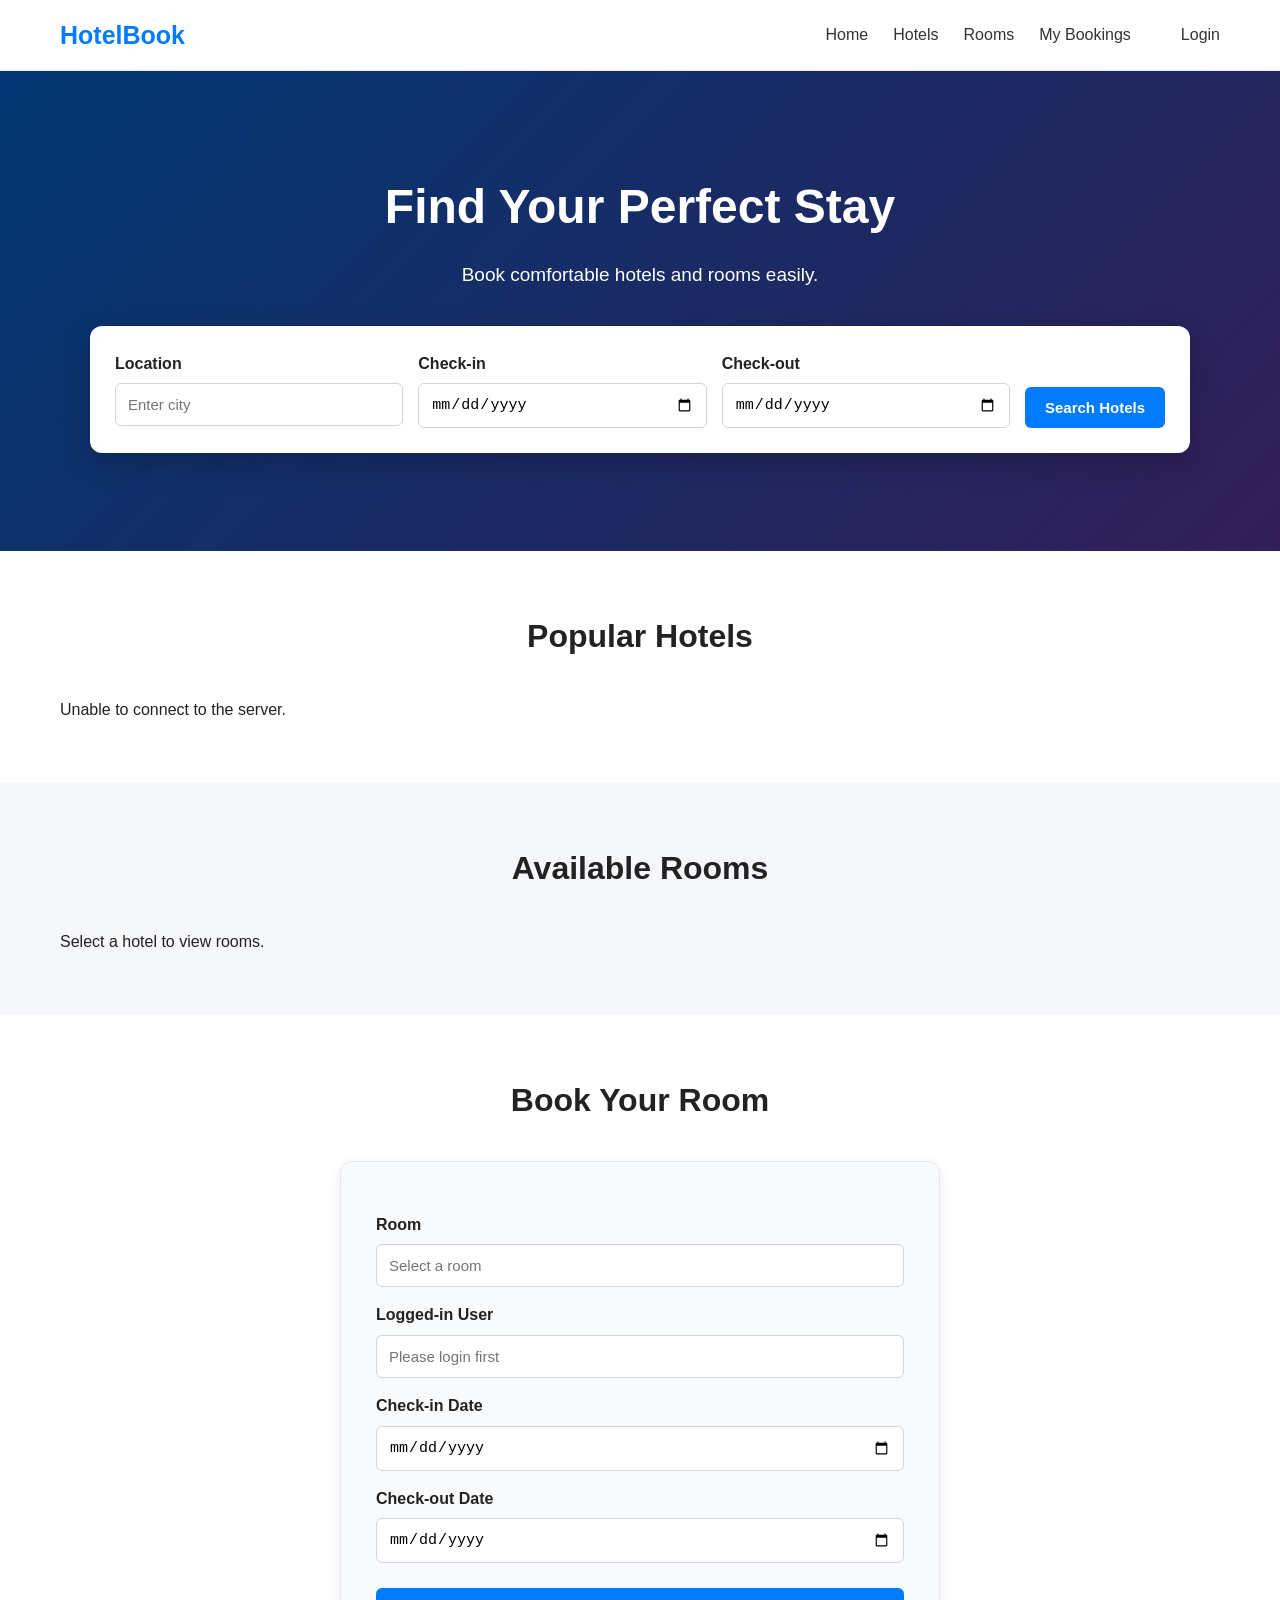
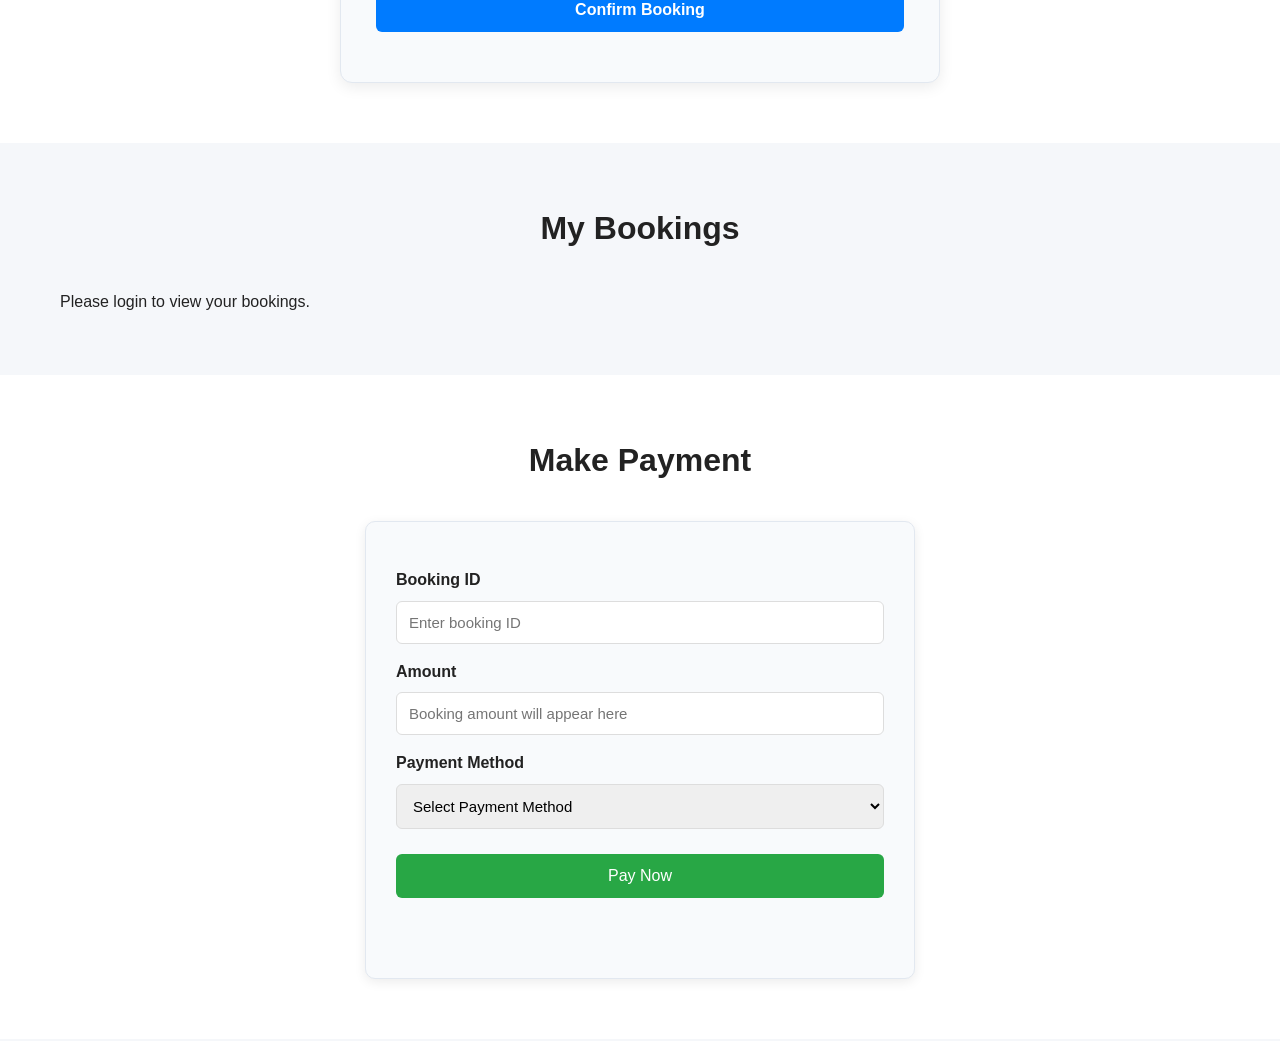
<file: frontend/index.html>
<!DOCTYPE html>
<html lang="en">

<head>

    <meta charset="UTF-8">

    <meta name="viewport"
          content="width=device-width, initial-scale=1.0">

    <title>Hotel Booking System</title>

    <link rel="stylesheet"
          href="css/style.css">

</head>


<body>


<header>

    <div class="logo">
        HotelBook
    </div>


    <a href="#">
        Home
    </a>

    <a href="#hotels">
        Hotels
    </a>

    <a href="#rooms">
        Rooms
    </a>

    <a href="#my-bookings">
        My Bookings
    </a>


    <span id="user-name"></span>


    <a href="login.html"
       id="login-link">
        Login
    </a>


    <a href="#"
       id="logout-link"
       style="display: none;"
       onclick="logoutUser()">
        Logout
    </a>

</header>



<!-- ================================================= -->
<!-- HERO / SEARCH -->
<!-- ================================================= -->

<section class="hero">

    <div class="hero-content">

        <h1>
            Find Your Perfect Stay
        </h1>

        <p>
            Book comfortable hotels and rooms easily.
        </p>


        <div class="search-box">

            <div class="search-item">

                <label>
                    Location
                </label>

                <input
                        type="text"
                        id="location"
                        placeholder="Enter city">

            </div>


            <div class="search-item">

                <label>
                    Check-in
                </label>

                <input
                        type="date"
                        id="check-in">

            </div>


            <div class="search-item">

                <label>
                    Check-out
                </label>

                <input
                        type="date"
                        id="check-out">

            </div>


            <button onclick="searchHotels()">
                Search Hotels
            </button>

        </div>

    </div>

</section>



<!-- ================================================= -->
<!-- HOTELS -->
<!-- ================================================= -->

<section class="hotels"
         id="hotels">

    <h2>
        Popular Hotels
    </h2>


    <div id="hotel-list"
         class="hotel-list">

        <p>
            Loading hotels...
        </p>

    </div>

</section>



<!-- ================================================= -->
<!-- ROOMS -->
<!-- ================================================= -->

<section class="rooms-section"
         id="rooms">

    <h2>
        Available Rooms
    </h2>


    <div id="room-list"
         class="room-list">

        <p>
            Select a hotel to view rooms.
        </p>

    </div>

</section>



<!-- ================================================= -->
<!-- BOOKING -->
<!-- ================================================= -->

<section class="booking-section"
         id="booking">

    <h2>
        Book Your Room
    </h2>


    <div class="booking-form">


        <input
                type="hidden"
                id="selected-room-id">


        <label>
            Room
        </label>

        <input
                type="text"
                id="selected-room"
                readonly
                placeholder="Select a room">



        <label>
            Logged-in User
        </label>

        <input
                type="text"
                id="booking-user-name"
                readonly
                placeholder="Please login first">


        <input
                type="hidden"
                id="booking-user-id">



        <!-- CHECK-IN -->

        <label>
            Check-in Date
        </label>

        <input
                type="date"
                id="booking-check-in"
                required>



        <!-- CHECK-OUT -->

        <label>
            Check-out Date
        </label>

        <input
                type="date"
                id="booking-check-out"
                required>



        <button
                onclick="createBooking()"
                class="confirm-button">

            Confirm Booking

        </button>


        <p id="booking-price"></p>


        <div
                id="booking-confirmation"
                class="booking-confirmation">
        </div>


        <p id="booking-message"></p>

    </div>

</section>



<!-- ================================================= -->
<!-- MY BOOKINGS -->
<!-- ================================================= -->

<section class="my-bookings-section"
         id="my-bookings">

    <h2>
        My Bookings
    </h2>


    <div id="booking-list"
         class="booking-list">

        <p>
            Loading your bookings...
        </p>

    </div>

</section>



<!-- ================================================= -->
<!-- PAYMENT -->
<!-- ================================================= -->

<section class="payment-section"
         id="payment">

    <h2>
        Make Payment
    </h2>


    <div class="payment-form">


        <label>
            Booking ID
        </label>

        <input
                type="number"
                id="payment-booking-id"
                placeholder="Enter booking ID">



        <label>
            Amount
        </label>

        <input
                type="text"
                id="payment-amount"
                readonly
                placeholder="Booking amount will appear here">



        <label>
            Payment Method
        </label>

        <select id="payment-method">

            <option value="">
                Select Payment Method
            </option>

            <option value="UPI">
                UPI
            </option>

            <option value="CARD">
                Credit / Debit Card
            </option>

            <option value="NET_BANKING">
                Net Banking
            </option>

        </select>



        <button
                onclick="makePayment()"
                class="payment-button">

            Pay Now

        </button>


        <div
                id="payment-message"
                class="payment-message">
        </div>

    </div>

</section>



<script src="js/script.js"></script>


</body>

</html>
</file>
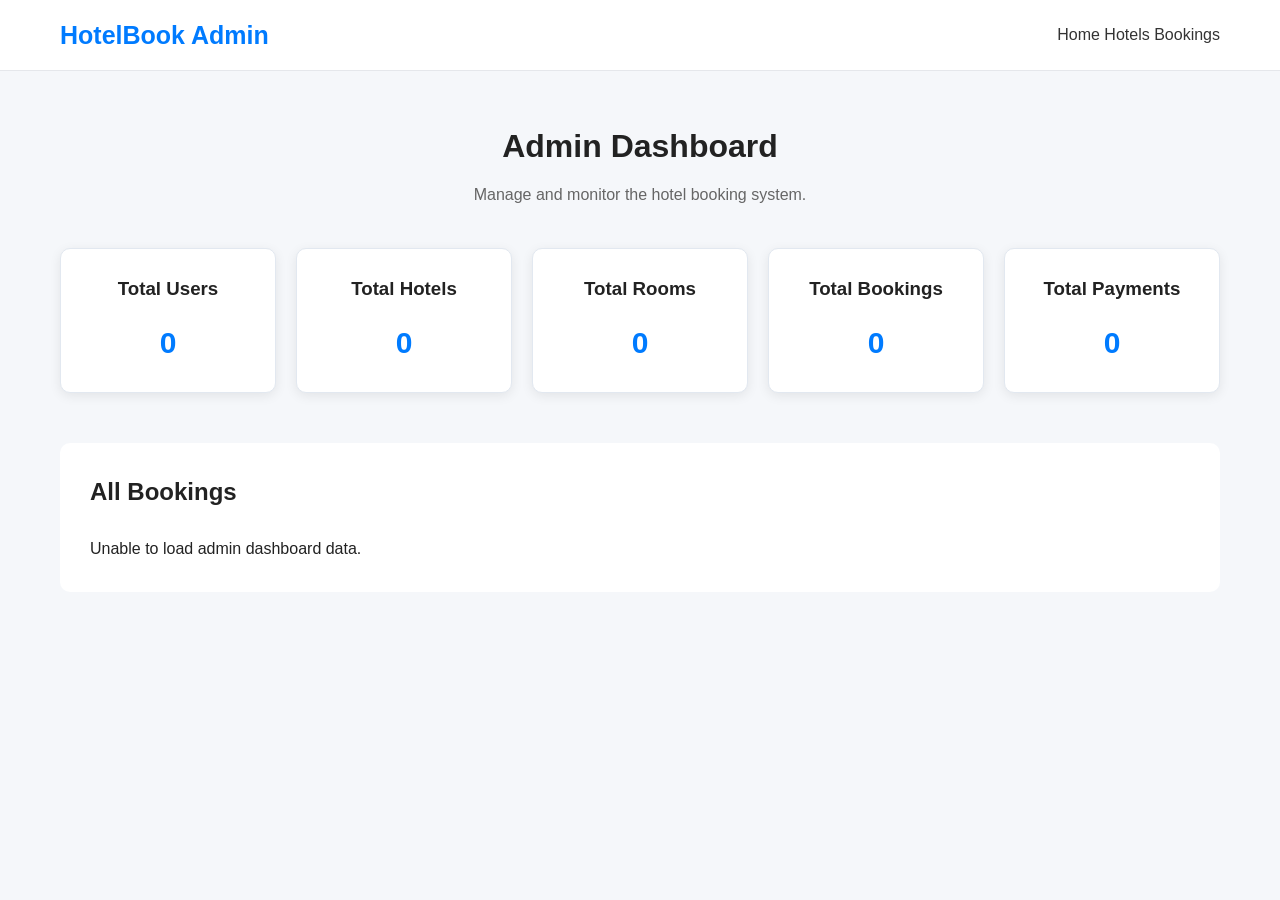
<file: frontend/admin.html>
<!DOCTYPE html>
<html lang="en">

<head>
    <meta charset="UTF-8">
    <meta name="viewport" content="width=device-width, initial-scale=1.0">

    <title>Admin Dashboard - HotelBook</title>

    <link rel="stylesheet" href="css/style.css">
</head>

<body>

<header>

    <div class="logo">
        HotelBook Admin
    </div>

    <nav>
        <a href="index.html">Home</a>
        <a href="index.html#hotels">Hotels</a>
        <a href="index.html#my-bookings">Bookings</a>
    </nav>

</header>


<section class="admin-section">

    <h1>Admin Dashboard</h1>

    <p class="admin-subtitle">
        Manage and monitor the hotel booking system.
    </p>


    <div class="admin-stats">

        <div class="admin-card">
            <h3>Total Users</h3>
            <p id="total-users">0</p>
        </div>

        <div class="admin-card">
            <h3>Total Hotels</h3>
            <p id="total-hotels">0</p>
        </div>

        <div class="admin-card">
            <h3>Total Rooms</h3>
            <p id="total-rooms">0</p>
        </div>

        <div class="admin-card">
            <h3>Total Bookings</h3>
            <p id="total-bookings">0</p>
        </div>

        <div class="admin-card">
            <h3>Total Payments</h3>
            <p id="total-payments">0</p>
        </div>

    </div>


    <div class="admin-bookings">

        <h2>All Bookings</h2>

        <div id="admin-booking-list">
            <p>Loading bookings...</p>
        </div>

    </div>

</section>


<script src="js/admin.js"></script>

</body>

</html>
</file>
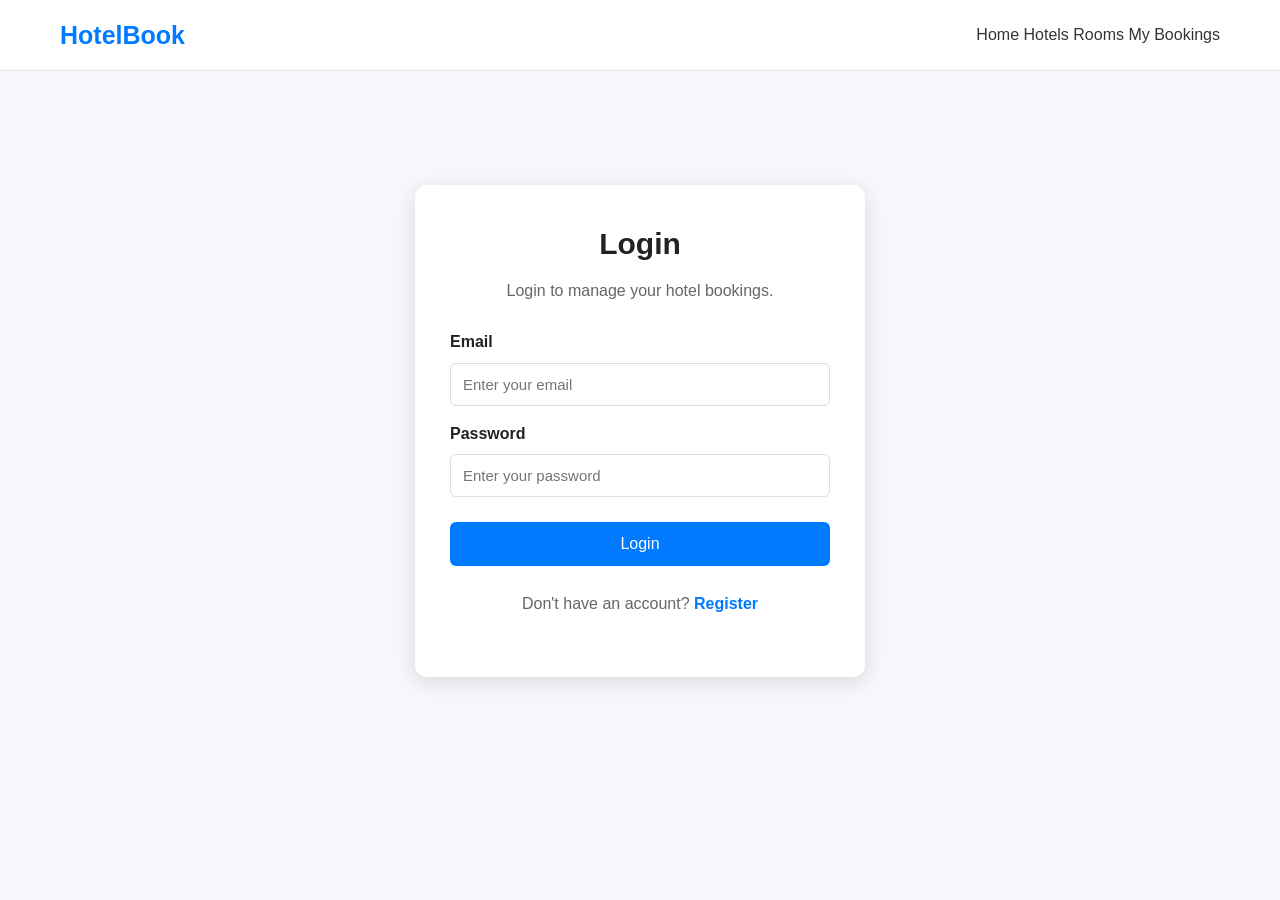
<file: frontend/login.html>
<!DOCTYPE html>
<html lang="en">

<head>

    <meta charset="UTF-8">

    <meta
            name="viewport"
            content="width=device-width, initial-scale=1.0">

    <title>Login - HotelBook</title>

    <link
            rel="stylesheet"
            href="css/style.css">

</head>


<body>


<header>

    <div class="logo">
        HotelBook
    </div>


    <nav>

        <a href="index.html">
            Home
        </a>

        <a href="index.html#hotels">
            Hotels
        </a>

        <a href="index.html#rooms">
            Rooms
        </a>

        <a href="index.html#my-bookings">
            My Bookings
        </a>

    </nav>

</header>



<section class="login-section">

    <div class="login-container">

        <h2>
            Login
        </h2>

        <p>
            Login to manage your hotel bookings.
        </p>


        <form id="login-form">


            <label>
                Email
            </label>

            <input
                    type="email"
                    id="login-email"
                    placeholder="Enter your email"
                    required>


            <label>
                Password
            </label>

            <input
                    type="password"
                    id="login-password"
                    placeholder="Enter your password"
                    required>


            <button
                    type="submit"
                    class="login-button">

                Login

            </button>


        </form>


        <p
                id="login-message"
                class="login-message">
        </p>


        <p class="register-link">

            Don't have an account?

            <a href="register.html">
                Register
            </a>

        </p>


    </div>

</section>



<script src="js/login.js"></script>


</body>

</html>
</file>
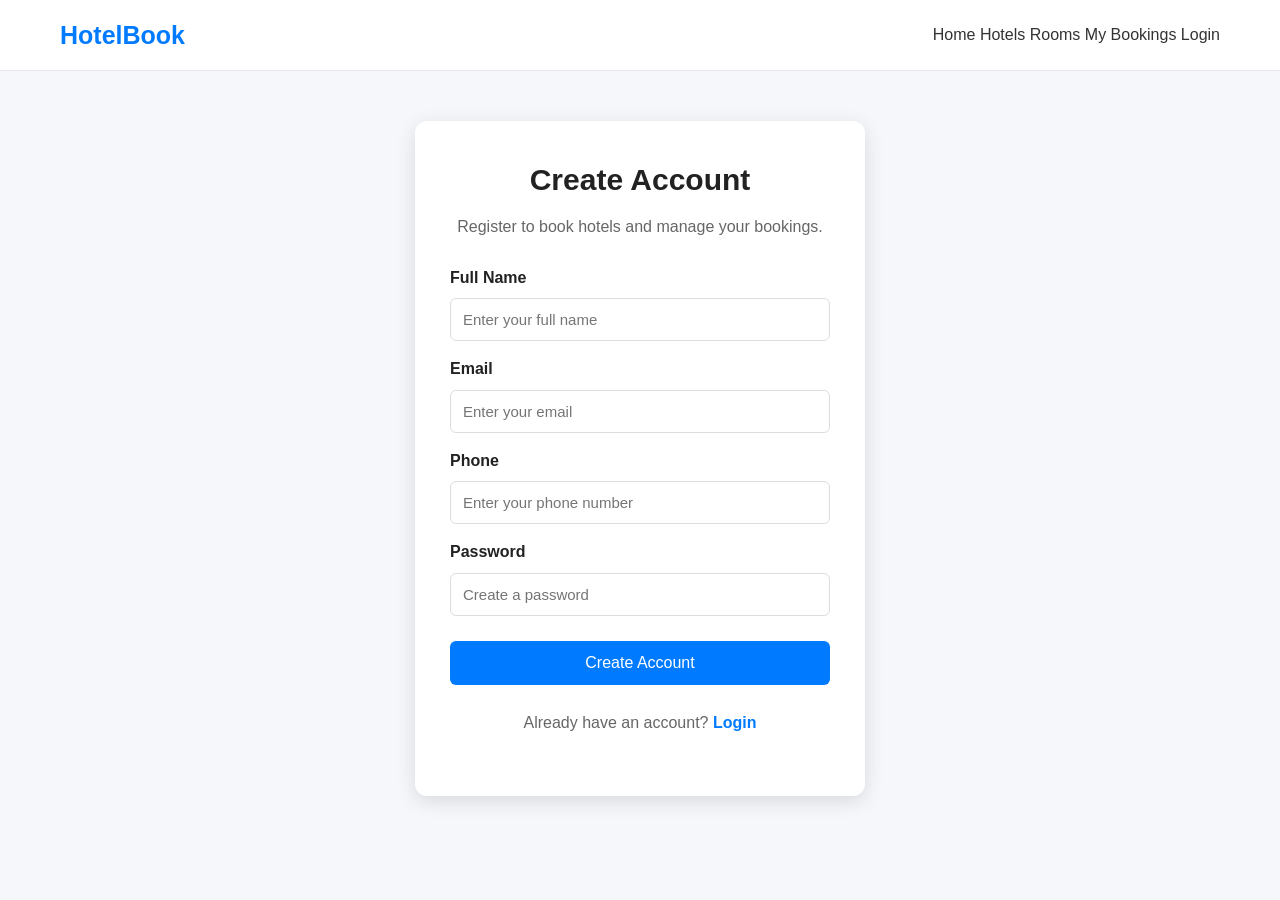
<file: frontend/register.html>
<!DOCTYPE html>
<html lang="en">

<head>

    <meta charset="UTF-8">

    <meta
            name="viewport"
            content="width=device-width, initial-scale=1.0">

    <title>Register - HotelBook</title>

    <link
            rel="stylesheet"
            href="css/style.css">

</head>


<body>


<header>

    <div class="logo">
        HotelBook
    </div>


    <nav>

        <a href="index.html">
            Home
        </a>

        <a href="index.html#hotels">
            Hotels
        </a>

        <a href="index.html#rooms">
            Rooms
        </a>

        <a href="index.html#my-bookings">
            My Bookings
        </a>

        <a href="login.html">
            Login
        </a>

    </nav>

</header>



<section class="login-section">

    <div class="login-container">

        <h2>
            Create Account
        </h2>

        <p>
            Register to book hotels and manage your bookings.
        </p>


        <form id="register-form">


            <label>
                Full Name
            </label>

            <input
                    type="text"
                    id="register-name"
                    placeholder="Enter your full name"
                    required>


            <label>
                Email
            </label>

            <input
                    type="email"
                    id="register-email"
                    placeholder="Enter your email"
                    required>


            <label>
                Phone
            </label>

            <input
                    type="tel"
                    id="register-phone"
                    placeholder="Enter your phone number"
                    required>


            <label>
                Password
            </label>

            <input
                    type="password"
                    id="register-password"
                    placeholder="Create a password"
                    required>


            <button
                    type="submit"
                    class="login-button">

                Create Account

            </button>


        </form>


        <p
                id="register-message"
                class="login-message">
        </p>


        <p class="register-link">

            Already have an account?

            <a href="login.html">
                Login
            </a>

        </p>


    </div>

</section>



<script src="js/register.js"></script>


</body>

</html>
</file>
<file: frontend/css/style.css>
/* =====================================================
       GLOBAL
    ===================================================== */

* {
    box-sizing: border-box;
    margin: 0;
    padding: 0;
}

html {
    scroll-behavior: smooth;
}

body {
    font-family: Arial, sans-serif;
    color: #222;
    background: #f5f7fa;
    line-height: 1.6;
}

button {
    cursor: pointer;
}

a {
    text-decoration: none;
}


/* =====================================================
   HEADER
===================================================== */

header {
    background: #ffffff;
    min-height: 70px;
    padding: 15px 60px;

    display: flex;
    align-items: center;
    gap: 25px;

    border-bottom: 1px solid #e5e7eb;

    position: sticky;
    top: 0;
    z-index: 1000;
}

.logo {
    font-size: 25px;
    font-weight: bold;
    color: #007bff;

    margin-right: auto;
}

header a {
    color: #333;
    font-weight: 500;
}

header a:hover {
    color: #007bff;
}

#user-name {
    color: #007bff;
    font-weight: bold;
}


/* =====================================================
   HERO
===================================================== */

.hero {
    min-height: 480px;

    display: flex;
    align-items: center;
    justify-content: center;

    padding: 60px 20px;

    background:
            linear-gradient(
                    rgba(0, 0, 0, 0.55),
                    rgba(0, 0, 0, 0.55)
            ),
            linear-gradient(
                    135deg,
                    #007bff,
                    #6f42c1
            );
}

.hero-content {
    width: 100%;
    max-width: 1100px;
    text-align: center;
    color: white;
}

.hero-content h1 {
    font-size: 48px;
    margin-bottom: 15px;
}

.hero-content > p {
    font-size: 19px;
    margin-bottom: 35px;
}


/* =====================================================
   SEARCH BOX
===================================================== */

.search-box {
    background: white;
    color: #222;

    padding: 25px;

    border-radius: 12px;

    display: grid;
    grid-template-columns:
        1fr 1fr 1fr auto;

    gap: 15px;

    box-shadow:
            0 10px 30px rgba(0, 0, 0, 0.2);

    text-align: left;
}

.search-item label {
    display: block;

    font-weight: bold;

    margin-bottom: 7px;
}

.search-item input {
    width: 100%;

    padding: 12px;

    border: 1px solid #d1d5db;

    border-radius: 6px;

    font-size: 15px;
}

.search-box button {
    align-self: end;

    padding: 12px 20px;

    border: none;

    border-radius: 6px;

    background: #007bff;

    color: white;

    font-size: 15px;

    font-weight: bold;
}

.search-box button:hover {
    background: #0056b3;
}


/* =====================================================
   COMMON SECTION
===================================================== */

.hotels,
.rooms-section,
.booking-section,
.my-bookings-section,
.payment-section {
    padding: 60px;
}

.hotels h2,
.rooms-section h2,
.booking-section h2,
.my-bookings-section h2,
.payment-section h2 {
    text-align: center;

    font-size: 32px;

    margin-bottom: 35px;
}


/* =====================================================
   HOTELS
===================================================== */

.hotels {
    background: #ffffff;
}

.hotel-list {
    display: grid;

    grid-template-columns:
        repeat(auto-fit, minmax(280px, 1fr));

    gap: 25px;
}

.hotel-card {
    background: white;

    padding: 25px;

    border-radius: 12px;

    border: 1px solid #e2e8f0;

    box-shadow:
            0 4px 15px rgba(0, 0, 0, 0.08);

    transition:
            transform 0.2s,
            box-shadow 0.2s;
}

.hotel-card:hover {
    transform: translateY(-4px);

    box-shadow:
            0 8px 25px rgba(0, 0, 0, 0.12);
}

.hotel-card h3 {
    color: #007bff;

    margin-bottom: 12px;

    font-size: 22px;
}

.hotel-card p {
    margin-bottom: 8px;

    color: #555;
}

.hotel-card button {
    width: 100%;

    margin-top: 15px;

    padding: 11px;

    border: none;

    border-radius: 6px;

    background: #007bff;

    color: white;

    font-size: 15px;
}

.hotel-card button:hover {
    background: #0056b3;
}


/* =====================================================
   ROOMS
===================================================== */

.rooms-section {
    background: #f5f7fa;
}

.room-list {
    display: grid;

    grid-template-columns:
        repeat(auto-fit, minmax(250px, 1fr));

    gap: 25px;
}

.room-card {
    background: white;

    padding: 25px;

    border-radius: 12px;

    border: 1px solid #e2e8f0;

    box-shadow:
            0 4px 15px rgba(0, 0, 0, 0.08);
}

.room-card h3 {
    color: #007bff;

    margin-bottom: 12px;
}

.room-card p {
    margin-bottom: 8px;
}

.room-card button {
    width: 100%;

    margin-top: 15px;

    padding: 11px;

    border: none;

    border-radius: 6px;

    background: #28a745;

    color: white;

    font-size: 15px;
}

.room-card button:hover {
    background: #218838;
}


/* =====================================================
   BOOKING FORM
===================================================== */

.booking-section {
    background: white;
}

.booking-form {
    max-width: 600px;

    margin: auto;

    background: #f8fafc;

    padding: 35px;

    border-radius: 12px;

    border: 1px solid #e2e8f0;

    box-shadow:
            0 4px 15px rgba(0, 0, 0, 0.08);
}

.booking-form label {
    display: block;

    font-weight: bold;

    margin-top: 15px;

    margin-bottom: 7px;
}

.booking-form input {
    width: 100%;

    padding: 12px;

    border: 1px solid #d1d5db;

    border-radius: 6px;

    font-size: 15px;
}

.booking-form input:focus {
    outline: none;

    border-color: #007bff;

    box-shadow:
            0 0 0 2px rgba(0, 123, 255, 0.1);
}

.confirm-button {
    width: 100%;

    margin-top: 25px;

    padding: 13px;

    border: none;

    border-radius: 6px;

    background: #007bff;

    color: white;

    font-size: 16px;

    font-weight: bold;
}

.confirm-button:hover {
    background: #0056b3;
}

#booking-price {
    margin-top: 15px;

    font-weight: bold;

    text-align: center;

    color: #007bff;
}

#booking-message {
    margin-top: 15px;

    text-align: center;

    color: #dc3545;

    font-weight: bold;
}


/* =====================================================
   BOOKING CONFIRMATION
===================================================== */

.booking-confirmation {
    display: none;

    margin-top: 20px;

    padding: 20px;

    background: #eaf8ee;

    border: 1px solid #28a745;

    border-radius: 8px;
}

.booking-confirmation h3 {
    color: #218838;

    margin-bottom: 15px;
}

.booking-confirmation p {
    margin-bottom: 8px;
}


/* =====================================================
   MY BOOKINGS
===================================================== */

.my-bookings-section {
    background: #f5f7fa;
}

.booking-list {
    display: grid;

    grid-template-columns:
        repeat(auto-fit, minmax(280px, 1fr));

    gap: 25px;
}

.booking-card {
    background: white;

    padding: 25px;

    border-radius: 10px;

    border: 1px solid #e2e8f0;

    box-shadow:
            0 3px 12px rgba(0, 0, 0, 0.08);
}

.booking-card h3 {
    margin-bottom: 15px;

    font-size: 21px;

    color: #007bff;
}

.booking-card p {
    margin-bottom: 8px;
}

.booking-status {
    font-weight: bold;

    margin-top: 15px;
}


/* =====================================================
   CANCEL BUTTON
===================================================== */

.cancel-button {
    width: 100%;

    margin-top: 15px;

    padding: 11px;

    border: none;

    border-radius: 6px;

    background: #dc3545;

    color: white;

    font-size: 15px;
}

.cancel-button:hover {
    background: #b02a37;
}


/* =====================================================
   PAYMENT
===================================================== */

.payment-section {
    background: white;
}

.payment-form {
    max-width: 550px;

    margin: auto;

    background: #f8fafc;

    padding: 30px;

    border-radius: 10px;

    border: 1px solid #e2e8f0;

    box-shadow:
            0 3px 12px rgba(0, 0, 0, 0.08);
}

.payment-form label {
    display: block;

    font-weight: bold;

    margin-top: 15px;

    margin-bottom: 8px;
}

.payment-form input,
.payment-form select {
    width: 100%;

    padding: 12px;

    border: 1px solid #ddd;

    border-radius: 6px;

    font-size: 15px;
}

.payment-button {
    width: 100%;

    margin-top: 25px;

    padding: 13px;

    border: none;

    border-radius: 6px;

    background: #28a745;

    color: white;

    font-size: 16px;

    cursor: pointer;
}

.payment-button:hover {
    background: #218838;
}

.payment-message {
    margin-top: 20px;

    padding: 15px;

    border-radius: 6px;

    font-weight: bold;

    text-align: center;
}

.payment-paid {
    margin-top: 15px;

    padding: 10px;

    background: #eaf8ee;

    border: 1px solid #28a745;

    border-radius: 6px;

    color: #218838;

    font-weight: bold;

    text-align: center;
}


/* =====================================================
   LOGIN / REGISTER
===================================================== */

.login-section {
    min-height: 80vh;

    display: flex;

    justify-content: center;

    align-items: center;

    padding: 50px 20px;

    background: #f5f7fa;
}

.login-container {
    width: 100%;

    max-width: 450px;

    background: white;

    padding: 35px;

    border-radius: 12px;

    box-shadow:
            0 5px 20px rgba(0, 0, 0, 0.12);
}

.login-container h2 {
    text-align: center;

    font-size: 30px;

    margin-bottom: 10px;
}

.login-container > p {
    text-align: center;

    margin-bottom: 25px;

    color: #666;
}

.login-container label {
    display: block;

    font-weight: bold;

    margin-top: 15px;

    margin-bottom: 8px;
}

.login-container input {
    width: 100%;

    padding: 12px;

    border: 1px solid #ddd;

    border-radius: 6px;

    font-size: 15px;
}

.login-container input:focus {
    outline: none;

    border-color: #007bff;
}

.login-button {
    width: 100%;

    margin-top: 25px;

    padding: 13px;

    border: none;

    border-radius: 6px;

    background: #007bff;

    color: white;

    font-size: 16px;

    cursor: pointer;
}

.login-button:hover {
    background: #0056b3;
}

.login-message {
    margin-top: 20px;

    font-weight: bold;
}

.register-link {
    margin-top: 20px;

    text-align: center;
}

.register-link a {
    color: #007bff;

    text-decoration: none;

    font-weight: bold;
}


/* =====================================================
   ADMIN DASHBOARD
===================================================== */

.admin-section {
    padding: 50px 60px;

    background: #f5f7fa;

    min-height: 80vh;
}

.admin-section h1 {
    text-align: center;

    font-size: 32px;

    margin-bottom: 10px;
}

.admin-subtitle {
    text-align: center;

    color: #666;

    margin-bottom: 40px;
}

.admin-stats {
    display: grid;

    grid-template-columns:
        repeat(auto-fit, minmax(200px, 1fr));

    gap: 20px;

    margin-bottom: 50px;
}

.admin-card {
    background: white;

    padding: 25px;

    border-radius: 10px;

    text-align: center;

    box-shadow:
            0 3px 12px rgba(0, 0, 0, 0.08);

    border: 1px solid #e2e8f0;
}

.admin-card h3 {
    margin-bottom: 15px;
}

.admin-card p {
    font-size: 30px;

    font-weight: bold;

    color: #007bff;
}

.admin-bookings {
    background: white;

    padding: 30px;

    border-radius: 10px;
}

.admin-bookings h2 {
    margin-bottom: 25px;
}

.admin-booking-card {
    padding: 20px;

    margin-bottom: 15px;

    border: 1px solid #e2e8f0;

    border-radius: 8px;

    background: #f8fafc;
}

.admin-booking-card h3 {
    margin-bottom: 15px;

    color: #007bff;
}

.admin-booking-card p {
    margin-bottom: 8px;
}


/* =====================================================
   RESPONSIVE DESIGN
===================================================== */

@media (max-width: 900px) {

    header {
        padding: 15px 25px;

        flex-wrap: wrap;

        gap: 15px;
    }

    .logo {
        width: 100%;

        text-align: center;

        margin-right: 0;
    }

    header a {
        font-size: 14px;
    }


    .hero-content h1 {
        font-size: 38px;
    }


    .search-box {
        grid-template-columns: 1fr 1fr;
    }

    .search-box button {
        grid-column: span 2;
    }


    .hotels,
    .rooms-section,
    .booking-section,
    .my-bookings-section,
    .payment-section {
        padding: 45px 30px;
    }

}


@media (max-width: 600px) {

    header {
        padding: 15px;

        justify-content: center;

        gap: 12px;
    }

    .logo {
        font-size: 23px;
    }

    header a {
        font-size: 13px;
    }

    #user-name {
        font-size: 13px;
    }


    .hero {
        min-height: 550px;

        padding: 40px 15px;
    }

    .hero-content h1 {
        font-size: 32px;
    }

    .hero-content > p {
        font-size: 16px;
    }


    .search-box {
        grid-template-columns: 1fr;

        padding: 20px;
    }

    .search-box button {
        grid-column: auto;
    }


    .hotels,
    .rooms-section,
    .booking-section,
    .my-bookings-section,
    .payment-section {
        padding: 40px 20px;
    }


    .hotels h2,
    .rooms-section h2,
    .booking-section h2,
    .my-bookings-section h2,
    .payment-section h2 {
        font-size: 27px;
    }


    .booking-form,
    .payment-form {
        padding: 25px 20px;
    }


    .admin-section {
        padding: 40px 20px;
    }

    .admin-section h1 {
        font-size: 28px;
    }

    .admin-bookings {
        padding: 20px;
    }

}
</file>
